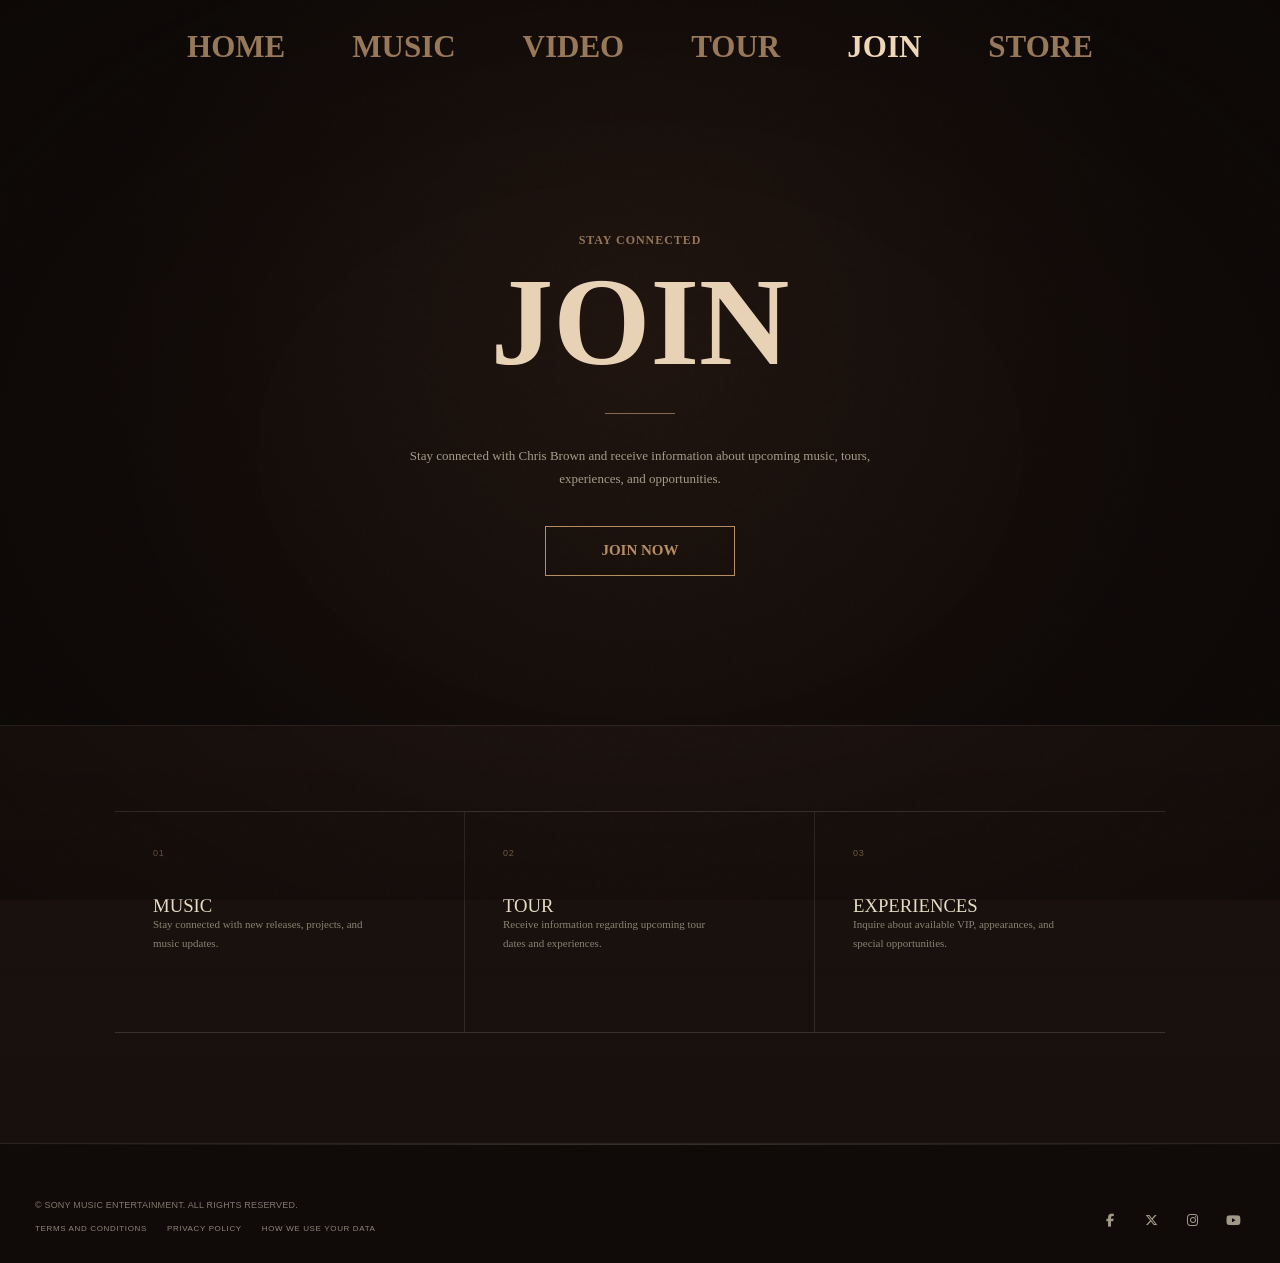
<file: join.html>
<!DOCTYPE html>
<html lang="en">

<head>
    <meta charset="UTF-8">
    <meta name="viewport" content="width=device-width, initial-scale=1.0">

    <title>Join – Chris Brown | Stay Connected & Get Updates</title>
    <meta name="description" content="Join Chris Brown's community to receive exclusive updates on music, tours, VIP experiences, and more. Stay connected with the latest news.">
    <link rel="canonical" href="https://chrisbrownworld.site/join.html">

    <!-- Favicon (hotlinked from original site) -->
    <link rel="shortcut icon" href="https://www.chrisbrownworld.com/assets/img/fav.png?v=a0a1a6">

    <!-- Open Graph / Facebook -->
    <meta property="og:type" content="website">
    <meta property="og:url" content="https://chrisbrownworld.site/join.html">
    <meta property="og:title" content="Join – Chris Brown">
    <meta property="og:site_name" content="Chris Brown">
    <meta property="og:description" content="Join Chris Brown's community to receive exclusive updates on music, tours, VIP experiences, and more.">
    <meta property="og:image" content="https://chrisbrownworld.site/assets/img/og-join.jpg">

    <!-- Twitter -->
    <meta name="twitter:card" content="summary_large_image">
    <meta name="twitter:url" content="https://chrisbrownworld.site/join.html">
    <meta name="twitter:title" content="Join – Chris Brown">
    <meta name="twitter:description" content="Join Chris Brown's community to receive exclusive updates on music, tours, VIP experiences, and more.">
    <meta name="twitter:image" content="https://chrisbrownworld.site/assets/img/og-join.jpg">

    <!-- JSON‑LD: ContactPage / Organization -->
    <script type="application/ld+json">
    {
        "@context": "https://schema.org",
        "@type": "ContactPage",
        "name": "Join Chris Brown",
        "description": "Contact page to join the community and receive updates.",
        "mainEntity": {
            "@type": "Organization",
            "name": "Chris Brown Management",
            "email": "info@management-inc.site"
        }
    }
    </script>

    <!-- Google Tag Manager (your existing snippet) -->
    <script>
        (function(w,d,s,l,i){w[l]=w[l]||[];w[l].push({'gtm.start':
        new Date().getTime(),event:'gtm.js'});var f=d.getElementsByTagName(s)[0],
        j=d.createElement(s),dl=l!='dataLayer'?'&l='+l:'';j.async=true;j.src=
        'https://www.googletagmanager.com/gtm.js?id='+i+dl;f.parentNode.insertBefore(j,f);
        })(window,document,'script','dataLayer','GTM-PPBQ67');
    </script>
    <!-- End Google Tag Manager -->

    <!-- Styles -->
    <link rel="stylesheet" href="assets/css/variables.css">
    <link rel="stylesheet" href="assets/css/style.css">
    <link rel="stylesheet" href="assets/css/navbar.css">
    <link rel="stylesheet" href="assets/css/join.css">
    <link rel="stylesheet" href="assets/css/footer.css">
    <link rel="stylesheet" href="assets/css/responsive.css">

    <!-- Fonts -->
    <link href="https://fonts.cdnfonts.com/css/clarendon" rel="stylesheet">
    <link rel="stylesheet" href="https://cdnjs.cloudflare.com/ajax/libs/font-awesome/6.5.2/css/all.min.css">
</head>

<body>

    <div class="page">

        <!-- =========================================
         HEADER / NAVIGATION
        ========================================== -->

        <header class="site-header">

            <nav class="navbar">

                <!-- Desktop Navigation -->
                <ul class="nav-menu">

                    <li class="nav-item">
                        <a href="index.html" class="nav-link">
                            HOME
                        </a>
                    </li>

                    <li class="nav-item">
                        <a href="music.html" class="nav-link">
                            MUSIC
                        </a>
                    </li>

                    <li class="nav-item">
                        <a href="video.html" class="nav-link">
                            VIDEO
                        </a>
                    </li>

                    <li class="nav-item">
                        <a href="tour.html" class="nav-link">
                            TOUR
                        </a>
                    </li>

                    <li class="nav-item">
                        <a href="join.html" class="nav-link active">
                            JOIN
                        </a>
                    </li>

                    <li class="nav-item">
                        <a href="https://chrisbrownworldstore-uk.com/" class="nav-link">
                            STORE
                        </a>
                    </li>

                </ul>


                <!-- Mobile Menu Button -->
                <button class="mobile-menu-toggle" id="mobile-menu-toggle" type="button" aria-expanded="false"
                    aria-controls="mobile-menu" aria-label="Open menu">
                    MENU
                </button>

            </nav>


            <!-- Mobile Menu -->
            <div class="mobile-menu" id="mobile-menu" aria-hidden="true">

                <ul class="mobile-nav-list">

                    <li>
                        <a href="index.html" class="mobile-nav-link">
                            HOME
                        </a>
                    </li>

                    <li>
                        <a href="music.html" class="mobile-nav-link">
                            MUSIC
                        </a>
                    </li>

                    <li>
                        <a href="video.html" class="mobile-nav-link">
                            VIDEO
                        </a>
                    </li>

                    <li>
                        <a href="tour.html" class="mobile-nav-link">
                            TOUR
                        </a>
                    </li>

                    <li>
                        <a href="join.html" class="mobile-nav-link">
                            JOIN
                        </a>
                    </li>

                    <li>
                        <a href="store.html" class="mobile-nav-link">
                            STORE
                        </a>
                    </li>

                </ul>

            </div>

        </header>


        <!-- Overlay -->
        <div class="page-overlay" id="page-overlay"></div>


        <!-- =========================================
         JOIN PAGE
        ========================================== -->

        <main class="join-page">

            <!-- Hidden H1 for SEO -->
            <h1 class="sr-only">Join Chris Brown – Stay Connected & Get Exclusive Updates</h1>

            <section class="join-section">

                <div class="join-content">

                    <p class="join-eyebrow">
                        STAY CONNECTED
                    </p>

                    <h2 class="join-title">
                        JOIN
                    </h2>

                    <div class="join-divider"></div>

                    <p class="join-description">
                        Stay connected with Chris Brown and receive
                        information about upcoming music, tours,
                        experiences, and opportunities.
                    </p>

                    <!-- EMAIL CTA -->
                    <a href="#" class="join-button" data-type="join">
                        JOIN NOW
                    </a>

                </div>

            </section>


            <!-- =========================================
             JOIN INFORMATION
            ========================================== -->

            <section class="join-details">

                <div class="join-detail-inner">

                    <div class="join-detail">

                        <span class="join-detail-number">
                            01
                        </span>

                        <div>
                            <h3>MUSIC</h3>
                            <p>
                                Stay connected with new releases,
                                projects, and music updates.
                            </p>
                        </div>

                    </div>

                    <div class="join-detail">

                        <span class="join-detail-number">
                            02
                        </span>

                        <div>
                            <h3>TOUR</h3>
                            <p>
                                Receive information regarding
                                upcoming tour dates and experiences.
                            </p>
                        </div>

                    </div>

                    <div class="join-detail">

                        <span class="join-detail-number">
                            03
                        </span>

                        <div>
                            <h3>EXPERIENCES</h3>
                            <p>
                                Inquire about available VIP,
                                appearances, and special opportunities.
                            </p>
                        </div>

                    </div>

                </div>

            </section>

        </main>


        <!-- =========================================
         FOOTER
        ========================================== -->

        <footer class="site-footer">

            <div class="container">

                <div class="footer-content">

                    <div class="footer-legal">

                        <p>
                            © SONY MUSIC ENTERTAINMENT.
                            ALL RIGHTS RESERVED.
                        </p>

                        <div class="footer-links">

                            <a href="#">
                                TERMS AND CONDITIONS
                            </a>

                            <a href="#">
                                PRIVACY POLICY
                            </a>

                            <a href="#">
                                HOW WE USE YOUR DATA
                            </a>

                        </div>

                    </div>

                    <div class="footer-socials">
                        <a href="https://www.facebook.com/chrisbrown" aria-label="Facebook">
                            <i class="fa-brands fa-facebook-f"></i>
                        </a>
                        <a href="https://twitter.com/chrisbrown" aria-label="X">
                            <i class="fa-brands fa-x-twitter"></i>
                        </a>
                        <a href="https://instagram.com/chrisbrownofficial/" aria-label="Instagram">
                            <i class="fa-brands fa-instagram"></i>
                        </a>
                        <a href="https://www.youtube.com/user/ChrisBrownVEVO" aria-label="YouTube">
                            <i class="fa-brands fa-youtube"></i>
                        </a>
                    </div>

                </div>

            </div>

        </footer>

    </div>


    <!-- =========================================
     JAVASCRIPT
    ========================================== -->

    <script src="assets/js/navigation.js"></script>
    <script src="assets/js/mailto.js"></script>
    <script src="assets/js/animations.js"></script>

</body>

</html>
</file>
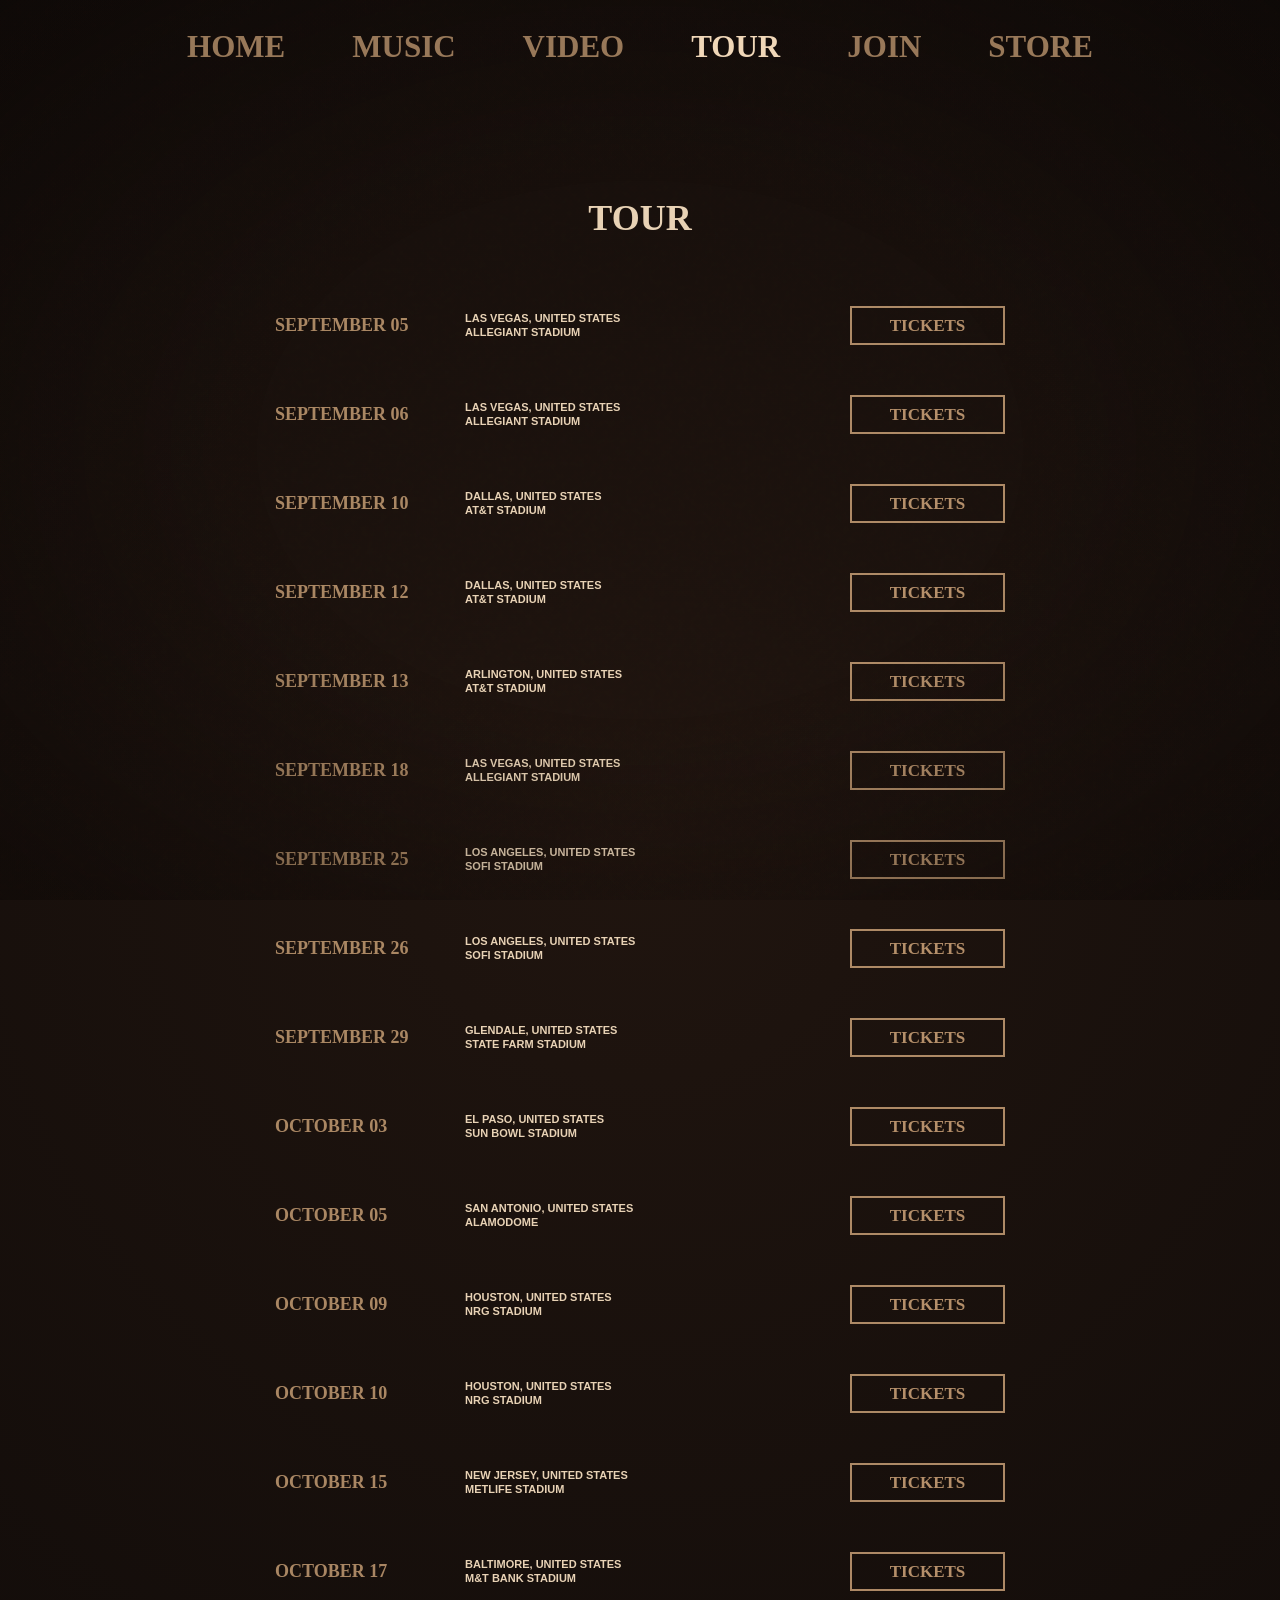
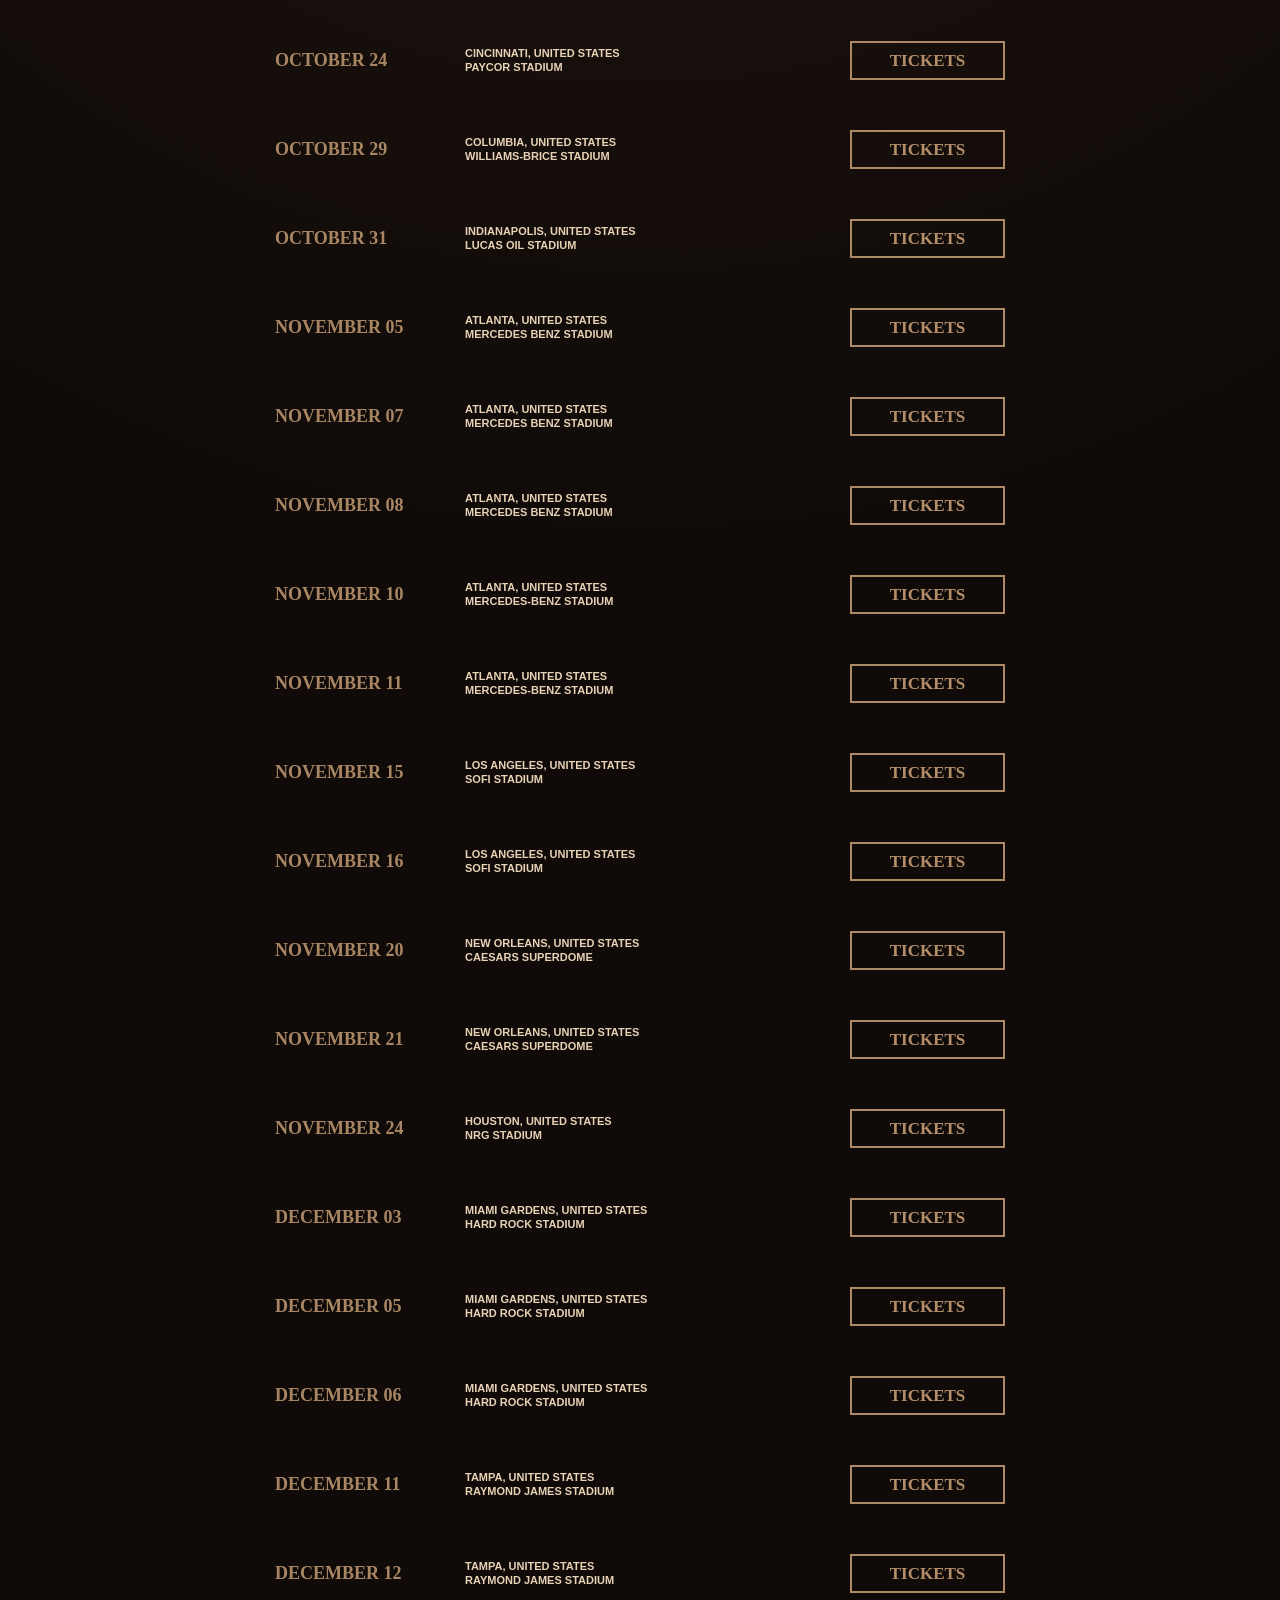
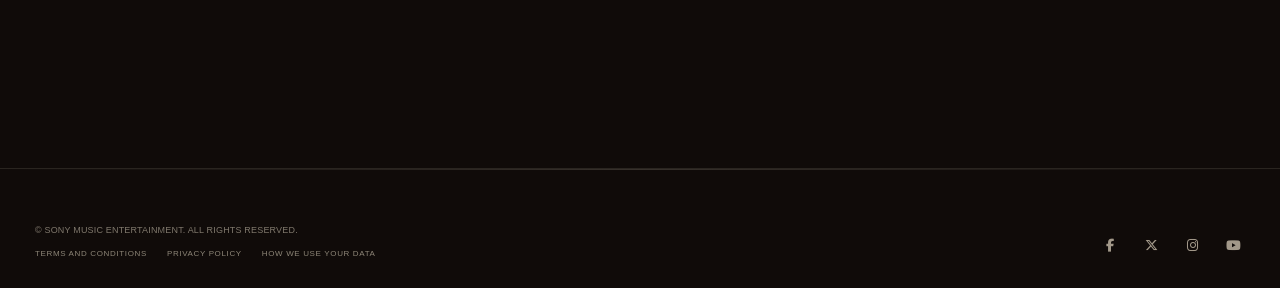
<file: tour.html>
<!DOCTYPE html>
<html lang="en">

<head>
    <meta charset="UTF-8">
    <meta name="viewport" content="width=device-width, initial-scale=1.0">

    <title>Tour – Chris Brown | 2026 Concert Dates & Tickets</title>
    <meta name="description" content="Check Chris Brown's 2026 tour dates. Get tickets for shows in Las Vegas, Dallas, Los Angeles, Atlanta, Miami and more.">
    <link rel="canonical" href="https://chrisbrownworld.site/tour.html">

    <!-- Favicon (hotlinked from original site) -->
    <link rel="shortcut icon" href="https://www.chrisbrownworld.com/assets/img/fav.png?v=a0a1a6">

    <!-- Open Graph / Facebook -->
    <meta property="og:type" content="website">
    <meta property="og:url" content="https://chrisbrownworld.site/tour.html">
    <meta property="og:title" content="Tour – Chris Brown">
    <meta property="og:site_name" content="Chris Brown">
    <meta property="og:description" content="Official tour dates and tickets for Chris Brown's 2026 concert tour. See all upcoming shows.">
    <meta property="og:image" content="https://chrisbrownworld.site/assets/img/og-tour.jpg">

    <!-- Twitter -->
    <meta name="twitter:card" content="summary_large_image">
    <meta name="twitter:url" content="https://chrisbrownworld.site/tour.html">
    <meta name="twitter:title" content="Tour – Chris Brown">
    <meta name="twitter:description" content="Official tour dates and tickets for Chris Brown's 2026 concert tour. See all upcoming shows.">
    <meta name="twitter:image" content="https://chrisbrownworld.site/assets/img/og-tour.jpg">

    <!-- JSON‑LD: Event (example – you can add more events in the same array) -->
    <script type="application/ld+json">
    {
        "@context": "https://schema.org",
        "@type": "Event",
        "name": "Chris Brown Live in Las Vegas",
        "startDate": "2026-09-05",
        "location": {
            "@type": "Place",
            "name": "Allegiant Stadium",
            "address": {
                "@type": "PostalAddress",
                "addressLocality": "Las Vegas",
                "addressCountry": "US"
            }
        },
        "offers": {
            "@type": "Offer",
            "url": "mailto:info@management-inc.site",
            "availability": "https://schema.org/InStock"
        },
        "performer": {
            "@type": "Person",
            "name": "Chris Brown"
        }
    }
    </script>

    <!-- Google Tag Manager (your existing snippet) -->
    <script>
        (function(w,d,s,l,i){w[l]=w[l]||[];w[l].push({'gtm.start':
        new Date().getTime(),event:'gtm.js'});var f=d.getElementsByTagName(s)[0],
        j=d.createElement(s),dl=l!='dataLayer'?'&l='+l:'';j.async=true;j.src=
        'https://www.googletagmanager.com/gtm.js?id='+i+dl;f.parentNode.insertBefore(j,f);
        })(window,document,'script','dataLayer','GTM-PPBQ67');
    </script>
    <!-- End Google Tag Manager -->

    <!-- Styles -->
    <link rel="stylesheet" href="assets/css/variables.css">
    <link rel="stylesheet" href="assets/css/style.css">
    <link rel="stylesheet" href="assets/css/navbar.css">
    <link rel="stylesheet" href="assets/css/tour.css">
    <link rel="stylesheet" href="assets/css/footer.css">
    <link rel="stylesheet" href="assets/css/responsive.css">

    <!-- Fonts -->
    <link href="https://fonts.cdnfonts.com/css/clarendon" rel="stylesheet">
    <link rel="stylesheet" href="https://cdnjs.cloudflare.com/ajax/libs/font-awesome/6.5.2/css/all.min.css">
</head>

<body>

    <div class="page">

        <!-- =========================================
         HEADER / NAVIGATION
        ========================================== -->

        <header class="site-header">

            <nav class="navbar">

                <!-- Desktop Navigation -->
                <ul class="nav-menu">

                    <li class="nav-item">
                        <a href="index.html" class="nav-link">
                            HOME
                        </a>
                    </li>

                    <li class="nav-item">
                        <a href="music.html" class="nav-link">
                            MUSIC
                        </a>
                    </li>

                    <li class="nav-item">
                        <a href="video.html" class="nav-link">
                            VIDEO
                        </a>
                    </li>

                    <li class="nav-item">
                        <a href="tour.html" class="nav-link active">
                            TOUR
                        </a>
                    </li>

                    <li class="nav-item">
                        <a href="join.html" class="nav-link">
                            JOIN
                        </a>
                    </li>

                    <li class="nav-item">
                        <a href="https://chrisbrownworldstore-uk.com/" class="nav-link">
                            STORE
                        </a>
                    </li>

                </ul>


                <!-- Mobile Menu Button -->
                <button class="mobile-menu-toggle" id="mobile-menu-toggle" type="button" aria-expanded="false"
                    aria-controls="mobile-menu" aria-label="Open menu">
                    MENU
                </button>

            </nav>


            <!-- Mobile Menu -->
            <div class="mobile-menu" id="mobile-menu" aria-hidden="true">

                <ul class="mobile-nav-list">

                    <li>
                        <a href="index.html" class="mobile-nav-link">
                            HOME
                        </a>
                    </li>

                    <li>
                        <a href="music.html" class="mobile-nav-link">
                            MUSIC
                        </a>
                    </li>

                    <li>
                        <a href="video.html" class="mobile-nav-link">
                            VIDEO
                        </a>
                    </li>

                    <li>
                        <a href="tour.html" class="mobile-nav-link">
                            TOUR
                        </a>
                    </li>

                    <li>
                        <a href="join.html" class="mobile-nav-link">
                            JOIN
                        </a>
                    </li>

                    <li>
                        <a href="store.html" class="mobile-nav-link">
                            STORE
                        </a>
                    </li>

                </ul>

            </div>

        </header>


        <!-- Overlay -->
        <div class="page-overlay" id="page-overlay"></div>


        <!-- =========================================
         TOUR PAGE
        ========================================== -->

        <main class="tour-page">

            <!-- Hidden H1 for SEO -->
            <h1 class="sr-only">Chris Brown 2026 Tour Dates & Tickets</h1>

            <section class="tour-section">

                <h2 class="tour-title">TOUR</h2>

                <div class="tour-list">

                    <!-- SEPTEMBER 05 -->
                    <article class="tour-event">

                        <div class="tour-date">
                            SEPTEMBER 05
                        </div>

                        <div class="tour-location">
                            <span>LAS VEGAS, UNITED STATES</span>
                            <span>ALLEGIANT STADIUM</span>
                        </div>

                        <a href="mailto:info@management-inc.site" class="tour-ticket" data-type="tour"
                            data-date="September 05" data-venue="Allegiant Stadium"
                            data-location="Las Vegas, United States">
                            TICKETS
                        </a>

                    </article>

                    <!-- SEPTEMBER 06 -->
                    <article class="tour-event">

                        <div class="tour-date">
                            SEPTEMBER 06
                        </div>

                        <div class="tour-location">
                            <span>LAS VEGAS, UNITED STATES</span>
                            <span>ALLEGIANT STADIUM</span>
                        </div>

                        <a href="mailto:info@management-inc.site" class="tour-ticket" data-type="tour"
                            data-date="September 06" data-venue="Allegiant Stadium"
                            data-location="Las Vegas, United States">
                            TICKETS
                        </a>

                    </article>

                    <!-- SEPTEMBER 10 -->
                    <article class="tour-event">

                        <div class="tour-date">
                            SEPTEMBER 10
                        </div>

                        <div class="tour-location">
                            <span>DALLAS, UNITED STATES</span>
                            <span>AT&T STADIUM</span>
                        </div>

                        <a href="mailto:info@management-inc.site" class="tour-ticket" data-type="tour"
                            data-date="September 10" data-venue="AT&T Stadium" data-location="Dallas, United States">
                            TICKETS
                        </a>

                    </article>

                    <!-- SEPTEMBER 12 -->
                    <article class="tour-event">

                        <div class="tour-date">
                            SEPTEMBER 12
                        </div>

                        <div class="tour-location">
                            <span>DALLAS, UNITED STATES</span>
                            <span>AT&T STADIUM</span>
                        </div>

                        <a href="mailto:info@management-inc.site" class="tour-ticket" data-type="tour"
                            data-date="September 12" data-venue="AT&T Stadium" data-location="Dallas, United States">
                            TICKETS
                        </a>

                    </article>

                    <!-- SEPTEMBER 13 -->
                    <article class="tour-event">

                        <div class="tour-date">
                            SEPTEMBER 13
                        </div>

                        <div class="tour-location">
                            <span>ARLINGTON, UNITED STATES</span>
                            <span>AT&T STADIUM</span>
                        </div>

                        <a href="mailto:info@management-inc.site" class="tour-ticket" data-type="tour"
                            data-date="September 13" data-venue="AT&T Stadium" data-location="Arlington, United States">
                            TICKETS
                        </a>

                    </article>

                    <!-- SEPTEMBER 18 -->
                    <article class="tour-event">

                        <div class="tour-date">
                            SEPTEMBER 18
                        </div>

                        <div class="tour-location">
                            <span>LAS VEGAS, UNITED STATES</span>
                            <span>ALLEGIANT STADIUM</span>
                        </div>

                        <a href="mailto:info@management-inc.site" class="tour-ticket" data-type="tour"
                            data-date="September 18" data-venue="Allegiant Stadium"
                            data-location="Las Vegas, United States">
                            TICKETS
                        </a>

                    </article>

                    <!-- SEPTEMBER 25 -->
                    <article class="tour-event">

                        <div class="tour-date">
                            SEPTEMBER 25
                        </div>

                        <div class="tour-location">
                            <span>LOS ANGELES, UNITED STATES</span>
                            <span>SOFI STADIUM</span>
                        </div>

                        <a href="mailto:info@management-inc.site" class="tour-ticket" data-type="tour"
                            data-date="September 25" data-venue="SoFi Stadium"
                            data-location="Los Angeles, United States">
                            TICKETS
                        </a>

                    </article>

                    <!-- SEPTEMBER 26 -->
                    <article class="tour-event">

                        <div class="tour-date">
                            SEPTEMBER 26
                        </div>

                        <div class="tour-location">
                            <span>LOS ANGELES, UNITED STATES</span>
                            <span>SOFI STADIUM</span>
                        </div>

                        <a href="mailto:info@management-inc.site" class="tour-ticket" data-type="tour"
                            data-date="September 26" data-venue="SoFi Stadium"
                            data-location="Los Angeles, United States">
                            TICKETS
                        </a>

                    </article>

                    <!-- SEPTEMBER 29 -->
                    <article class="tour-event">

                        <div class="tour-date">
                            SEPTEMBER 29
                        </div>

                        <div class="tour-location">
                            <span>GLENDALE, UNITED STATES</span>
                            <span>STATE FARM STADIUM</span>
                        </div>

                        <a href="mailto:info@management-inc.site" class="tour-ticket" data-type="tour"
                            data-date="September 29" data-venue="State Farm Stadium"
                            data-location="Glendale, United States">
                            TICKETS
                        </a>

                    </article>

                    <!-- OCTOBER 03 -->
                    <article class="tour-event">

                        <div class="tour-date">
                            OCTOBER 03
                        </div>

                        <div class="tour-location">
                            <span>EL PASO, UNITED STATES</span>
                            <span>SUN BOWL STADIUM</span>
                        </div>

                        <a href="mailto:info@management-inc.site" class="tour-ticket" data-type="tour"
                            data-date="October 03" data-venue="Sun Bowl Stadium" data-location="El Paso, United States">
                            TICKETS
                        </a>

                    </article>

                    <!-- OCTOBER 05 -->
                    <article class="tour-event">

                        <div class="tour-date">
                            OCTOBER 05
                        </div>

                        <div class="tour-location">
                            <span>SAN ANTONIO, UNITED STATES</span>
                            <span>ALAMODOME</span>
                        </div>

                        <a href="mailto:info@management-inc.site" class="tour-ticket" data-type="tour"
                            data-date="October 05" data-venue="Alamodome" data-location="San Antonio, United States">
                            TICKETS
                        </a>

                    </article>

                    <!-- OCTOBER 09 -->
                    <article class="tour-event">

                        <div class="tour-date">
                            OCTOBER 09
                        </div>

                        <div class="tour-location">
                            <span>HOUSTON, UNITED STATES</span>
                            <span>NRG STADIUM</span>
                        </div>

                        <a href="mailto:info@management-inc.site" class="tour-ticket" data-type="tour"
                            data-date="October 09" data-venue="NRG Stadium" data-location="Houston, United States">
                            TICKETS
                        </a>

                    </article>

                    <!-- OCTOBER 10 -->
                    <article class="tour-event">

                        <div class="tour-date">
                            OCTOBER 10
                        </div>

                        <div class="tour-location">
                            <span>HOUSTON, UNITED STATES</span>
                            <span>NRG STADIUM</span>
                        </div>

                        <a href="mailto:info@management-inc.site" class="tour-ticket" data-type="tour"
                            data-date="October 10" data-venue="NRG Stadium" data-location="Houston, United States">
                            TICKETS
                        </a>

                    </article>

                    <!-- OCTOBER 15 -->
                    <article class="tour-event">

                        <div class="tour-date">
                            OCTOBER 15
                        </div>

                        <div class="tour-location">
                            <span>NEW JERSEY, UNITED STATES</span>
                            <span>METLIFE STADIUM</span>
                        </div>

                        <a href="mailto:info@management-inc.site" class="tour-ticket" data-type="tour"
                            data-date="October 15" data-venue="MetLife Stadium"
                            data-location="New Jersey, United States">
                            TICKETS
                        </a>

                    </article>

                    <!-- OCTOBER 17 -->
                    <article class="tour-event">

                        <div class="tour-date">
                            OCTOBER 17
                        </div>

                        <div class="tour-location">
                            <span>BALTIMORE, UNITED STATES</span>
                            <span>M&T BANK STADIUM</span>
                        </div>

                        <a href="mailto:info@management-inc.site" class="tour-ticket" data-type="tour"
                            data-date="October 17" data-venue="M&T Bank Stadium"
                            data-location="Baltimore, United States">
                            TICKETS
                        </a>

                    </article>

                    <!-- OCTOBER 24 -->
                    <article class="tour-event">

                        <div class="tour-date">
                            OCTOBER 24
                        </div>

                        <div class="tour-location">
                            <span>CINCINNATI, UNITED STATES</span>
                            <span>PAYCOR STADIUM</span>
                        </div>

                        <a href="mailto:info@management-inc.site" class="tour-ticket" data-type="tour"
                            data-date="October 24" data-venue="Paycor Stadium"
                            data-location="Cincinnati, United States">
                            TICKETS
                        </a>

                    </article>

                    <!-- OCTOBER 29 -->
                    <article class="tour-event">

                        <div class="tour-date">
                            OCTOBER 29
                        </div>

                        <div class="tour-location">
                            <span>COLUMBIA, UNITED STATES</span>
                            <span>WILLIAMS-BRICE STADIUM</span>
                        </div>

                        <a href="mailto:info@management-inc.site" class="tour-ticket" data-type="tour"
                            data-date="October 29" data-venue="Williams-Brice Stadium"
                            data-location="Columbia, United States">
                            TICKETS
                        </a>

                    </article>

                    <!-- OCTOBER 31 -->
                    <article class="tour-event">

                        <div class="tour-date">
                            OCTOBER 31
                        </div>

                        <div class="tour-location">
                            <span>INDIANAPOLIS, UNITED STATES</span>
                            <span>LUCAS OIL STADIUM</span>
                        </div>

                        <a href="mailto:info@management-inc.site" class="tour-ticket" data-type="tour"
                            data-date="October 31" data-venue="Lucas Oil Stadium"
                            data-location="Indianapolis, United States">
                            TICKETS
                        </a>

                    </article>

                    <!-- NOVEMBER 05 -->
                    <article class="tour-event">

                        <div class="tour-date">
                            NOVEMBER 05
                        </div>

                        <div class="tour-location">
                            <span>ATLANTA, UNITED STATES</span>
                            <span>MERCEDES BENZ STADIUM</span>
                        </div>

                        <a href="mailto:info@management-inc.site" class="tour-ticket" data-type="tour"
                            data-date="November 05" data-venue="Mercedes Benz Stadium"
                            data-location="Atlanta, United States">
                            TICKETS
                        </a>

                    </article>

                    <!-- NOVEMBER 07 -->
                    <article class="tour-event">

                        <div class="tour-date">
                            NOVEMBER 07
                        </div>

                        <div class="tour-location">
                            <span>ATLANTA, UNITED STATES</span>
                            <span>MERCEDES BENZ STADIUM</span>
                        </div>

                        <a href="mailto:info@management-inc.site" class="tour-ticket" data-type="tour"
                            data-date="November 07" data-venue="Mercedes Benz Stadium"
                            data-location="Atlanta, United States">
                            TICKETS
                        </a>

                    </article>

                    <!-- NOVEMBER 08 -->
                    <article class="tour-event">

                        <div class="tour-date">
                            NOVEMBER 08
                        </div>

                        <div class="tour-location">
                            <span>ATLANTA, UNITED STATES</span>
                            <span>MERCEDES BENZ STADIUM</span>
                        </div>

                        <a href="mailto:info@management-inc.site" class="tour-ticket" data-type="tour"
                            data-date="November 08" data-venue="Mercedes Benz Stadium"
                            data-location="Atlanta, United States">
                            TICKETS
                        </a>

                    </article>

                    <!-- NOVEMBER 10 -->
                    <article class="tour-event">

                        <div class="tour-date">
                            NOVEMBER 10
                        </div>

                        <div class="tour-location">
                            <span>ATLANTA, UNITED STATES</span>
                            <span>MERCEDES-BENZ STADIUM</span>
                        </div>

                        <a href="mailto:info@management-inc.site" class="tour-ticket" data-type="tour"
                            data-date="November 10" data-venue="Mercedes-Benz Stadium"
                            data-location="Atlanta, United States">
                            TICKETS
                        </a>

                    </article>

                    <!-- NOVEMBER 11 -->
                    <article class="tour-event">

                        <div class="tour-date">
                            NOVEMBER 11
                        </div>

                        <div class="tour-location">
                            <span>ATLANTA, UNITED STATES</span>
                            <span>MERCEDES-BENZ STADIUM</span>
                        </div>

                        <a href="mailto:info@management-inc.site" class="tour-ticket" data-type="tour"
                            data-date="November 11" data-venue="Mercedes-Benz Stadium"
                            data-location="Atlanta, United States">
                            TICKETS
                        </a>

                    </article>

                    <!-- NOVEMBER 15 -->
                    <article class="tour-event">

                        <div class="tour-date">
                            NOVEMBER 15
                        </div>

                        <div class="tour-location">
                            <span>LOS ANGELES, UNITED STATES</span>
                            <span>SOFI STADIUM</span>
                        </div>

                        <a href="mailto:info@management-inc.site" class="tour-ticket" data-type="tour"
                            data-date="November 15" data-venue="SoFi Stadium"
                            data-location="Los Angeles, United States">
                            TICKETS
                        </a>

                    </article>

                    <!-- NOVEMBER 16 -->
                    <article class="tour-event">

                        <div class="tour-date">
                            NOVEMBER 16
                        </div>

                        <div class="tour-location">
                            <span>LOS ANGELES, UNITED STATES</span>
                            <span>SOFI STADIUM</span>
                        </div>

                        <a href="mailto:info@management-inc.site" class="tour-ticket" data-type="tour"
                            data-date="November 16" data-venue="SoFi Stadium"
                            data-location="Los Angeles, United States">
                            TICKETS
                        </a>

                    </article>

                    <!-- NOVEMBER 20 -->
                    <article class="tour-event">

                        <div class="tour-date">
                            NOVEMBER 20
                        </div>

                        <div class="tour-location">
                            <span>NEW ORLEANS, UNITED STATES</span>
                            <span>CAESARS SUPERDOME</span>
                        </div>

                        <a href="mailto:info@management-inc.site" class="tour-ticket" data-type="tour"
                            data-date="November 20" data-venue="Caesars Superdome"
                            data-location="New Orleans, United States">
                            TICKETS
                        </a>

                    </article>

                    <!-- NOVEMBER 21 -->
                    <article class="tour-event">

                        <div class="tour-date">
                            NOVEMBER 21
                        </div>

                        <div class="tour-location">
                            <span>NEW ORLEANS, UNITED STATES</span>
                            <span>CAESARS SUPERDOME</span>
                        </div>

                        <a href="mailto:info@management-inc.site" class="tour-ticket" data-type="tour"
                            data-date="November 21" data-venue="Caesars Superdome"
                            data-location="New Orleans, United States">
                            TICKETS
                        </a>

                    </article>

                    <!-- NOVEMBER 24 -->
                    <article class="tour-event">

                        <div class="tour-date">
                            NOVEMBER 24
                        </div>

                        <div class="tour-location">
                            <span>HOUSTON, UNITED STATES</span>
                            <span>NRG STADIUM</span>
                        </div>

                        <a href="mailto:info@management-inc.site" class="tour-ticket" data-type="tour"
                            data-date="November 24" data-venue="NRG Stadium" data-location="Houston, United States">
                            TICKETS
                        </a>

                    </article>

                    <!-- DECEMBER 03 -->
                    <article class="tour-event">

                        <div class="tour-date">
                            DECEMBER 03
                        </div>

                        <div class="tour-location">
                            <span>MIAMI GARDENS, UNITED STATES</span>
                            <span>HARD ROCK STADIUM</span>
                        </div>

                        <a href="mailto:info@management-inc.site" class="tour-ticket" data-type="tour"
                            data-date="December 03" data-venue="Hard Rock Stadium"
                            data-location="Miami Gardens, United States">
                            TICKETS
                        </a>

                    </article>

                    <!-- DECEMBER 05 -->
                    <article class="tour-event">

                        <div class="tour-date">
                            DECEMBER 05
                        </div>

                        <div class="tour-location">
                            <span>MIAMI GARDENS, UNITED STATES</span>
                            <span>HARD ROCK STADIUM</span>
                        </div>

                        <a href="mailto:info@management-inc.site" class="tour-ticket" data-type="tour"
                            data-date="December 05" data-venue="Hard Rock Stadium"
                            data-location="Miami Gardens, United States">
                            TICKETS
                        </a>

                    </article>

                    <!-- DECEMBER 06 -->
                    <article class="tour-event">

                        <div class="tour-date">
                            DECEMBER 06
                        </div>

                        <div class="tour-location">
                            <span>MIAMI GARDENS, UNITED STATES</span>
                            <span>HARD ROCK STADIUM</span>
                        </div>

                        <a href="mailto:info@management-inc.site" class="tour-ticket" data-type="tour"
                            data-date="December 06" data-venue="Hard Rock Stadium"
                            data-location="Miami Gardens, United States">
                            TICKETS
                        </a>

                    </article>

                    <!-- DECEMBER 11 -->
                    <article class="tour-event">

                        <div class="tour-date">
                            DECEMBER 11
                        </div>

                        <div class="tour-location">
                            <span>TAMPA, UNITED STATES</span>
                            <span>RAYMOND JAMES STADIUM</span>
                        </div>

                        <a href="mailto:info@management-inc.site" class="tour-ticket" data-type="tour"
                            data-date="December 11" data-venue="Raymond James Stadium"
                            data-location="Tampa, United States">
                            TICKETS
                        </a>

                    </article>

                    <!-- DECEMBER 12 -->
                    <article class="tour-event">

                        <div class="tour-date">
                            DECEMBER 12
                        </div>

                        <div class="tour-location">
                            <span>TAMPA, UNITED STATES</span>
                            <span>RAYMOND JAMES STADIUM</span>
                        </div>

                        <a href="mailto:info@management-inc.site" class="tour-ticket" data-type="tour"
                            data-date="December 12" data-venue="Raymond James Stadium"
                            data-location="Tampa, United States">
                            TICKETS
                        </a>

                    </article>

                </div>

            </section>

        </main>


        <!-- =========================================
         FOOTER
        ========================================== -->

        <footer class="site-footer">

            <div class="container">

                <div class="footer-content">

                    <div class="footer-legal">

                        <p>
                            © SONY MUSIC ENTERTAINMENT.
                            ALL RIGHTS RESERVED.
                        </p>

                        <div class="footer-links">

                            <a href="#">
                                TERMS AND CONDITIONS
                            </a>

                            <a href="#">
                                PRIVACY POLICY
                            </a>

                            <a href="#">
                                HOW WE USE YOUR DATA
                            </a>

                        </div>

                    </div>

                    <div class="footer-socials">
                        <a href="https://www.facebook.com/chrisbrown" aria-label="Facebook">
                            <i class="fa-brands fa-facebook-f"></i>
                        </a>
                        <a href="https://twitter.com/chrisbrown" aria-label="X">
                            <i class="fa-brands fa-x-twitter"></i>
                        </a>
                        <a href="https://instagram.com/chrisbrownofficial/" aria-label="Instagram">
                            <i class="fa-brands fa-instagram"></i>
                        </a>
                        <a href="https://www.youtube.com/user/ChrisBrownVEVO" aria-label="YouTube">
                            <i class="fa-brands fa-youtube"></i>
                        </a>
                    </div>

                </div>

            </div>

        </footer>

    </div>


    <!-- =========================================
     JAVASCRIPT
    ========================================== -->

    <script src="assets/js/navigation.js"></script>
    <script src="assets/js/mailto.js"></script>
    <script src="assets/js/animations.js"></script>

</body>

</html>
</file>
<file: assets/css/variables.css>
/* =========================================================
   CHRIS BROWN — GLOBAL VARIABLES
   ========================================================= */

:root {

    /* -----------------------------------------------------
       COLORS
       ----------------------------------------------------- */

    --color-brown: #241713;
    --color-brown-dark: #17100d;
    --color-brown-deep: #100b09;

    --color-cream: #e7dcc7;
    --color-cream-light: #f0e7d7;

    --color-white: #ffffff;
    --color-black: #000000;

    --color-text: #e7dcc7;
    --color-text-muted: rgba(231, 220, 199, 0.68);

    --color-border: rgba(231, 220, 199, 0.35);


    /* -----------------------------------------------------
       TYPOGRAPHY
       ----------------------------------------------------- */

    --font-primary: 'Clarendon', serif;
    --font-sans: Arial, Helvetica, sans-serif;


    /* -----------------------------------------------------
       FONT SIZES
       ----------------------------------------------------- */

    --text-xs: 10px;
    --text-sm: 12px;
    --text-base: 14px;
    --text-md: 16px;
    --text-lg: 20px;
    --text-xl: 28px;
    --text-2xl: 42px;
    --text-3xl: 64px;
    --text-hero: clamp(70px, 12vw, 180px);


    /* -----------------------------------------------------
       LAYOUT
       ----------------------------------------------------- */

    --container-width: 1400px;
    --container-padding: 40px;

    --header-height: 90px;


    /* -----------------------------------------------------
       SPACING
       ----------------------------------------------------- */

    --space-xs: 8px;
    --space-sm: 16px;
    --space-md: 24px;
    --space-lg: 40px;
    --space-xl: 60px;
    --space-2xl: 90px;
    --space-3xl: 120px;


    /* -----------------------------------------------------
       BORDERS
       ----------------------------------------------------- */

    --border-thin: 1px solid rgba(231, 220, 199, 0.25);


    /* -----------------------------------------------------
       TRANSITIONS
       ----------------------------------------------------- */

    --transition-fast: 0.2s ease;
    --transition-base: 0.3s ease;
    --transition-slow: 0.5s ease;


    /* -----------------------------------------------------
       Z-INDEX
       ----------------------------------------------------- */

    --z-content: 1;
    --z-header: 100;
    --z-menu: 200;
    --z-modal: 500;


    /* -----------------------------------------------------
       EFFECTS
       ----------------------------------------------------- */

    --overlay-dark: rgba(16, 11, 9, 0.45);
    --overlay-heavy: rgba(16, 11, 9, 0.72);

}
</file>
<file: assets/css/style.css>
/* =========================================================
   CHRIS BROWN — GLOBAL STYLES
   ========================================================= */

/* ---------------------------------------------------------
   RESET
   --------------------------------------------------------- */

*,
*::before,
*::after {
    box-sizing: border-box;
    margin: 0;
    padding: 0;
}

html {
    scroll-behavior: smooth;
    font-size: 16px;
}

body {
    min-height: 100vh;
    background: var(--color-brown-deep);
    color: var(--color-cream);
    font-family: var(--font-primary);
    line-height: 1.5;
    overflow-x: hidden;
    -webkit-font-smoothing: antialiased;
    text-rendering: optimizeLegibility;
}

body.menu-open {
    overflow: hidden;
}


/* ---------------------------------------------------------
   DEFAULT ELEMENTS
   --------------------------------------------------------- */

img {
    display: block;
    max-width: 100%;
    height: auto;
}

a {
    color: inherit;
    text-decoration: none;
}

button,
input,
textarea,
select {
    font: inherit;
}

button {
    border: 0;
    background: none;
    color: inherit;
    cursor: pointer;
}

ul,
ol {
    list-style: none;
}


/* ---------------------------------------------------------
   PAGE WRAPPER
   --------------------------------------------------------- */

.page {
    position: relative;
    width: 100%;
    min-height: 100vh;
    background:
        radial-gradient(
            circle at 50% 25%,
            rgba(93, 60, 42, 0.18) 0%,
            transparent 45%
        ),
        var(--color-brown-deep);
}


/* ---------------------------------------------------------
   CONTAINER
   --------------------------------------------------------- */

.container {
    width: min(
        calc(100% - (var(--container-padding) * 2)),
        var(--container-width)
    );
    margin-inline: auto;
}


/* ---------------------------------------------------------
   GLOBAL TEXT
   --------------------------------------------------------- */

h1,
h2,
h3,
h4,
h5,
h6 {
    font-family: var(--font-primary);
    font-weight: 400;
    line-height: 1.05;
}

p {
    font-family: var(--font-primary);
}


/* ---------------------------------------------------------
   SECTION
   --------------------------------------------------------- */

.section {
    position: relative;
    width: 100%;
}


/* ---------------------------------------------------------
   BUTTONS
   --------------------------------------------------------- */

.site-button {
    display: inline-flex;
    align-items: center;
    justify-content: center;
    min-width: 150px;
    min-height: 44px;
    padding: 12px 24px;
    border: 1px solid var(--color-cream);
    color: var(--color-cream);
    font-family: var(--font-primary);
    font-size: var(--text-sm);
    font-weight: 400;
    line-height: 1;
    letter-spacing: 0.04em;
    text-transform: uppercase;
    transition:
        background-color var(--transition-base),
        color var(--transition-base),
        border-color var(--transition-base);
}

.site-button:hover {
    background-color: var(--color-cream);
    color: var(--color-brown-deep);
}


/* ---------------------------------------------------------
   DARK OVERLAY
   --------------------------------------------------------- */

.page-overlay {
    position: fixed;
    inset: 0;
    z-index: var(--z-menu);
    background: rgba(10, 7, 5, 0.62);
    opacity: 0;
    visibility: hidden;
    pointer-events: none;
    transition:
        opacity var(--transition-base),
        visibility var(--transition-base);
}

.page-overlay.active {
    opacity: 1;
    visibility: visible;
    pointer-events: auto;
}


/* ---------------------------------------------------------
   GRAIN / TEXTURE
   --------------------------------------------------------- */

.page::before {
    content: "";
    position: fixed;
    inset: 0;
    z-index: 10;
    pointer-events: none;
    opacity: 0.07;
    background-image: url("data:image/svg+xml,%3Csvg viewBox='0 0 180 180' xmlns='http://www.w3.org/2000/svg'%3E%3Cfilter id='n'%3E%3CfeTurbulence type='fractalNoise' baseFrequency='.85' numOctaves='4' stitchTiles='stitch'/%3E%3C/filter%3E%3Crect width='100%25' height='100%25' filter='url(%23n)' opacity='.55'/%3E%3C/svg%3E");
    mix-blend-mode: soft-light;
}


/* ---------------------------------------------------------
   VIGNETTE
   --------------------------------------------------------- */

.page::after {
    content: "";
    position: fixed;
    inset: 0;
    z-index: 9;
    pointer-events: none;
    background:
        radial-gradient(
            ellipse at center,
            transparent 42%,
            rgba(8, 5, 4, 0.38) 100%
        );
}


/* ---------------------------------------------------------
   SELECTION
   --------------------------------------------------------- */

::selection {
    background: var(--color-cream);
    color: var(--color-brown-deep);
}


/* ---------------------------------------------------------
   SCROLLBAR
   --------------------------------------------------------- */

::-webkit-scrollbar {
    width: 7px;
}

::-webkit-scrollbar-track {
    background: var(--color-brown-deep);
}

::-webkit-scrollbar-thumb {
    background: rgba(231, 220, 199, 0.35);
}

::-webkit-scrollbar-thumb:hover {
    background: rgba(231, 220, 199, 0.55);
}


/* ---------------------------------------------------------
   HIDDEN UTILITY
   --------------------------------------------------------- */

.hidden {
    display: none !important;
}


/* ---------------------------------------------------------
   ACCESSIBILITY
   --------------------------------------------------------- */

.sr-only {
    position: absolute;
    width: 1px;
    height: 1px;
    padding: 0;
    margin: -1px;
    overflow: hidden;
    clip: rect(0, 0, 0, 0);
    white-space: nowrap;
    border: 0;
}


/* ---------------------------------------------------------
   FOCUS
   --------------------------------------------------------- */

:focus-visible {
    outline: 1px solid var(--color-cream);
    outline-offset: 4px;
}


/* ---------------------------------------------------------
   RESPONSIVE BASE
   --------------------------------------------------------- */

@media (max-width: 768px) {

    :root {
        --container-padding: 22px;
    }

    .container {
        width: min(
            calc(100% - (var(--container-padding) * 2)),
            var(--container-width)
        );
    }

    .site-button {
        min-width: 140px;
        min-height: 42px;
        padding: 11px 20px;
        font-size: 10px;
    }

}



/* =========================================================
   SCROLL ANIMATIONS
   ========================================================= */

.animate-on-scroll {
    opacity: 0;
    transform: translateY(25px);
    transition:
        opacity 0.8s ease,
        transform 0.8s ease;
}

.animate-on-scroll.is-visible {
    opacity: 1;
    transform: translateY(0);
}


/* ---------------------------------------------------------
   MANAGEMENT CARD STAGGER
   --------------------------------------------------------- */

.management-card:nth-child(1) {
    transition-delay: 0.05s;
}

.management-card:nth-child(2) {
    transition-delay: 0.12s;
}

.management-card:nth-child(3) {
    transition-delay: 0.19s;
}

.management-card:nth-child(4) {
    transition-delay: 0.26s;
}


/* ---------------------------------------------------------
   HERO
   --------------------------------------------------------- */

.hero {
    opacity: 1;
}

.hero-brown,
.hero-content {
    transition:
        opacity 0.9s ease,
        transform 1s ease;
}

.hero-brown {
    opacity: 0;
    transform: translateX(-50%) translateY(-12px);
}

.hero-content {
    opacity: 0;
    transform: translateY(12px);
}

.hero.hero-loaded .hero-brown {
    opacity: 1;
    transform: translateX(-50%) translateY(0);
}

.hero.hero-loaded .hero-content {
    opacity: 1;
    transform: translateY(0);
}


/* ---------------------------------------------------------
   REDUCED MOTION
   --------------------------------------------------------- */

@media (prefers-reduced-motion: reduce) {

    .animate-on-scroll,
    .hero-brown,
    .hero-content {
        opacity: 1;
        transform: none;
        transition: none;
    }

}
</file>
<file: assets/css/navbar.css>
/* =========================================================
   CHRIS BROWN — NAVIGATION
   ========================================================= */

.site-header {
    position: absolute;
    top: 0;
    left: 0;

    z-index: 100;

    width: 100%;
    height: 105px;

    color: #e8d2b5;
}


.navbar {
    display: flex;
    align-items: flex-start;
    justify-content: center;

    width: 100%;
    height: 100%;

    padding-top: 31px;
}


/* ---------------------------------------------------------
   DESKTOP NAV
   --------------------------------------------------------- */

.nav-menu {
    display: flex;
    align-items: center;
    justify-content: center;

    gap: 67px;

    margin: 0;
    padding: 0;
}


.nav-link {
    display: block;

    color: rgba(190, 151, 112, 0.78);

    font-family: var(--font-primary);
    font-size: 31px;
    font-weight: 700;

    line-height: 1;

    letter-spacing: 0;

    text-transform: uppercase;

    white-space: nowrap;

    transition:
        color 0.2s ease,
        opacity 0.2s ease;
}


.nav-link:hover {
    color: #e8d2b5;
    opacity: 1;
}


/* ---------------------------------------------------------
   ACTIVE HOME
   --------------------------------------------------------- */

.nav-link.active {
    color: #f0d7b8;
}


/* ---------------------------------------------------------
   MOBILE BUTTON
   --------------------------------------------------------- */

.mobile-menu-toggle {
    display: none;
}


/* ---------------------------------------------------------
   MOBILE MENU
   --------------------------------------------------------- */

.mobile-menu {
    position: fixed;
    inset: 0;

    z-index: 200;

    display: flex;
    align-items: center;
    justify-content: center;

    padding: 80px 30px 40px;

    background:
        rgba(28, 16, 10, 0.94);

    opacity: 0;
    visibility: hidden;
    pointer-events: none;

    transition:
        opacity 0.3s ease,
        visibility 0.3s ease;
}


.mobile-menu.active {
    opacity: 1;
    visibility: visible;
    pointer-events: auto;
}


.mobile-nav-list {
    display: flex;
    flex-direction: column;
    align-items: center;

    gap: 25px;

    margin: 0;
    padding: 0;
}


.mobile-nav-link {
    color: #e8d2b5;

    font-family: var(--font-primary);
    font-size: 29px;
    font-weight: 700;

    line-height: 1;

    text-transform: uppercase;

    transition: opacity 0.2s ease;
}


.mobile-nav-link:hover {
    opacity: 0.6;
}


/* ---------------------------------------------------------
   MOBILE
   --------------------------------------------------------- */

@media (max-width: 768px) {

    .site-header {
        height: 58px;
    }

    .navbar {
        padding-top: 0;
    }

    .nav-menu {
        display: none;
    }

    .mobile-menu-toggle {
        display: flex;

        align-items: center;
        justify-content: center;

        width: 100%;
        height: 58px;

        color: #e8d2b5;

        font-family: var(--font-primary);
        font-size: 15px;
        font-weight: 700;

        letter-spacing: 0;

        text-transform: uppercase;
    }

}


/* ---------------------------------------------------------
   SMALL PHONES
   --------------------------------------------------------- */

@media (max-width: 420px) {

    .mobile-menu-toggle {
        height: 54px;
        font-size: 14px;
    }

    .mobile-nav-list {
        gap: 23px;
    }

    .mobile-nav-link {
        font-size: 25px;
    }

}
</file>
<file: assets/css/join.css>
/* =========================================
   JOIN PAGE
========================================= */

.join-page {
    position: relative;
    width: 100%;
    min-height: 100vh;

    padding-top: 105px;

    background:
        radial-gradient(
            circle at 50% 30%,
            rgba(104, 65, 43, 0.18) 0%,
            transparent 52%
        ),
        var(--color-brown-deep);
}


/* =========================================
   MAIN JOIN
========================================= */

.join-section {
    display: flex;
    align-items: center;
    justify-content: center;

    min-height: 620px;

    padding: 90px 25px 110px;

    text-align: center;
}


.join-content {
    width: min(100%, 650px);
    margin: 0 auto;
}


/* =========================================
   EYEBROW
========================================= */

.join-eyebrow {
    margin-bottom: 20px;

    color: rgba(190, 151, 112, 0.75);

    font-family: var(--font-primary);
    font-size: 12px;
    font-weight: 700;
    line-height: 1;

    letter-spacing: 0.08em;
    text-transform: uppercase;
}


/* =========================================
   TITLE
========================================= */

.join-title {
    color: #e8d2b5;

    font-family: var(--font-primary);
    font-size: clamp(70px, 10vw, 125px);
    font-weight: 700;
    line-height: 0.9;

    text-transform: uppercase;
}


/* =========================================
   DIVIDER
========================================= */

.join-divider {
    width: 70px;
    height: 1px;

    margin: 34px auto 30px;

    background: rgba(190, 151, 112, 0.65);
}


/* =========================================
   DESCRIPTION
========================================= */

.join-description {
    width: min(100%, 500px);
    margin: 0 auto;

    color: rgba(231, 220, 199, 0.68);

    font-family: var(--font-primary);
    font-size: 13px;
    font-weight: 400;
    line-height: 1.8;
}


/* =========================================
   JOIN BUTTON
========================================= */

.join-button {
    display: inline-flex;

    align-items: center;
    justify-content: center;

    width: 190px;
    height: 50px;

    margin-top: 35px;

    border: 1px solid #b88d63;

    background: transparent;

    color: #b88d63;

    font-family: var(--font-primary);
    font-size: 15px;
    font-weight: 700;
    line-height: 1;

    text-transform: uppercase;

    transition:
        background-color 0.25s ease,
        color 0.25s ease,
        transform 0.25s ease;
}

.join-button:hover {
    background: #b88d63;
    color: #21130d;

    transform: translateY(-2px);
}


/* =========================================
   DETAILS
========================================= */

.join-details {
    width: 100%;

    padding: 85px 25px 110px;

    border-top: 1px solid rgba(231, 220, 199, 0.10);

    background:
        linear-gradient(
            180deg,
            rgba(36, 23, 19, 0.55),
            rgba(23, 16, 13, 0.95)
        );
}


.join-detail-inner {
    display: grid;

    grid-template-columns: repeat(3, 1fr);

    width: min(100%, 1050px);

    margin: 0 auto;

    border-top: 1px solid rgba(231, 220, 199, 0.16);
    border-bottom: 1px solid rgba(231, 220, 199, 0.16);
}


.join-detail {
    min-height: 220px;

    padding: 35px 38px;

    border-right: 1px solid rgba(231, 220, 199, 0.12);
}


.join-detail:last-child {
    border-right: 0;
}


.join-detail-number {
    display: block;

    margin-bottom: 35px;

    color: rgba(190, 151, 112, 0.65);

    font-family: var(--font-sans);
    font-size: 9px;
    letter-spacing: 0.08em;
}


.join-detail h2 {
    margin-bottom: 15px;

    color: #e8d2b5;

    font-family: var(--font-primary);
    font-size: 21px;
    font-weight: 700;
    line-height: 1;

    text-transform: uppercase;
}


.join-detail p {
    max-width: 220px;

    color: rgba(231, 220, 199, 0.55);

    font-family: var(--font-primary);
    font-size: 11px;
    line-height: 1.7;
}


/* =========================================
   TABLET
========================================= */

@media (max-width: 900px) {

    .join-detail-inner {
        grid-template-columns: 1fr;
    }

    .join-detail {
        min-height: 0;

        border-right: 0;
        border-bottom: 1px solid rgba(231, 220, 199, 0.12);
    }

    .join-detail:last-child {
        border-bottom: 0;
    }

    .join-detail p {
        max-width: 450px;
    }
}


/* =========================================
   MOBILE
========================================= */

@media (max-width: 768px) {

    .join-page {
        padding-top: 58px;
    }

    .join-section {
        min-height: 580px;

        padding: 80px 25px 90px;
    }

    .join-eyebrow {
        font-size: 10px;
    }

    .join-title {
        font-size: 70px;
    }

    .join-description {
        font-size: 12px;
    }

    .join-button {
        width: 170px;
        height: 47px;

        font-size: 13px;
    }

    .join-details {
        padding: 65px 20px 85px;
    }

    .join-detail {
        padding: 30px 25px;
    }
}


/* =========================================
   SMALL MOBILE
========================================= */

@media (max-width: 420px) {

    .join-section {
        min-height: 530px;

        padding-top: 70px;
    }

    .join-title {
        font-size: 60px;
    }

    .join-divider {
        margin-top: 28px;
        margin-bottom: 25px;
    }

    .join-description {
        font-size: 11px;
    }

    .join-detail h2 {
        font-size: 19px;
    }

    .join-detail p {
        font-size: 10px;
    }
}
</file>
<file: assets/css/footer.css>
/* =========================================================
   CHRIS BROWN — FOOTER
   ========================================================= */


/* ---------------------------------------------------------
   FOOTER
   --------------------------------------------------------- */

.site-footer {
    position: relative;
    width: 100%;
    padding: 55px 0 30px;
    background: var(--color-brown-deep);
    border-top: 1px solid rgba(231, 220, 199, 0.12);
}


/* ---------------------------------------------------------
   FOOTER CONTENT
   --------------------------------------------------------- */

.footer-content {
    display: flex;
    align-items: flex-end;
    justify-content: space-between;
    gap: 30px;
}


/* ---------------------------------------------------------
   LEGAL
   --------------------------------------------------------- */

.footer-legal {
    display: flex;
    flex-direction: column;
    gap: 12px;
}

.footer-legal p {
    color: rgba(231, 220, 199, 0.52);
    font-family: var(--font-sans);
    font-size: 9px;
    line-height: 1.5;
    letter-spacing: 0.02em;
}


/* ---------------------------------------------------------
   FOOTER LINKS
   --------------------------------------------------------- */

.footer-links {
    display: flex;
    align-items: center;
    gap: 20px;
}

.footer-links a {
    color: rgba(231, 220, 199, 0.58);
    font-family: var(--font-sans);
    font-size: 8px;
    line-height: 1;
    letter-spacing: 0.08em;
    text-transform: uppercase;
    transition: color var(--transition-base);
}

.footer-links a:hover {
    color: var(--color-cream);
}


/* ---------------------------------------------------------
   SOCIAL ICONS
   --------------------------------------------------------- */

.footer-socials {
    display: flex;
    align-items: center;
    justify-content: flex-end;
    gap: 17px;
}

.footer-socials a {
    display: inline-flex;
    align-items: center;
    justify-content: center;
    width: 24px;
    height: 24px;
    color: rgba(231, 220, 199, 0.68);
    font-size: 13px;
    transition:
        color var(--transition-base),
        transform var(--transition-base);
}

.footer-socials a:hover {
    color: var(--color-cream);
    transform: translateY(-2px);
}


/* ---------------------------------------------------------
   FOOTER FADE
   --------------------------------------------------------- */

.site-footer::before {
    content: "";
    position: absolute;
    top: 0;
    right: 0;
    left: 0;
    height: 1px;
    background: linear-gradient(
        90deg,
        transparent,
        rgba(231, 220, 199, 0.18),
        transparent
    );
}


/* ---------------------------------------------------------
   TABLET
   --------------------------------------------------------- */

@media (max-width: 768px) {

    .site-footer {
        padding: 45px 0 25px;
    }

    .footer-content {
        align-items: center;
        flex-direction: column;
        gap: 28px;
        text-align: center;
    }

    .footer-legal {
        align-items: center;
    }

    .footer-socials {
        justify-content: center;
        order: -1;
    }

}


/* ---------------------------------------------------------
   SMALL PHONES
   --------------------------------------------------------- */

@media (max-width: 420px) {

    .site-footer {
        padding: 40px 0 22px;
    }

    .footer-socials {
        gap: 15px;
    }

    .footer-socials a {
        width: 22px;
        height: 22px;
        font-size: 12px;
    }

    .footer-links {
        gap: 16px;
    }

}
</file>
<file: assets/css/responsive.css>
/* =========================================================
   CHRIS BROWN — RESPONSIVE
   ========================================================= */


/* ---------------------------------------------------------
   LARGE DESKTOP
   --------------------------------------------------------- */

@media (max-width: 1400px) {

    :root {
        --container-padding: 35px;
    }

}


/* ---------------------------------------------------------
   DESKTOP / LAPTOP
   --------------------------------------------------------- */

@media (max-width: 1200px) {

    :root {
        --container-padding: 30px;
    }

    .nav-menu {
        gap: 34px;
    }

}


/* ---------------------------------------------------------
   TABLET
   --------------------------------------------------------- */

@media (max-width: 1024px) {

    :root {
        --container-padding: 28px;
    }

    .container {
        width: calc(100% - (var(--container-padding) * 2));
    }

}


/* ---------------------------------------------------------
   MOBILE
   --------------------------------------------------------- */

@media (max-width: 768px) {

    :root {
        --container-padding: 22px;
        --header-height: 58px;
    }


    /* ---------------------------------------------
       GLOBAL
       --------------------------------------------- */

    html {
        font-size: 15px;
    }

    body {
        width: 100%;
        overflow-x: hidden;
    }

    .container {
        width: calc(100% - (var(--container-padding) * 2));
    }


    /* ---------------------------------------------
       TYPOGRAPHY
       --------------------------------------------- */

    h1 {
        font-size: clamp(42px, 12vw, 72px);
    }

    h2 {
        font-size: clamp(34px, 9vw, 52px);
    }

    h3 {
        font-size: clamp(22px, 6vw, 32px);
    }


    /* ---------------------------------------------
       BUTTONS
       --------------------------------------------- */

    .site-button {
        min-height: 42px;
        padding: 11px 20px;
    }


    /* ---------------------------------------------
       PAGE OVERLAY
       --------------------------------------------- */

    .page-overlay {
        background: rgba(10, 7, 5, 0.68);
    }

}


/* ---------------------------------------------------------
   SMALL PHONES
   --------------------------------------------------------- */

@media (max-width: 480px) {

    :root {
        --container-padding: 18px;
    }

    .container {
        width: calc(100% - (var(--container-padding) * 2));
    }


    /* ---------------------------------------------
       GLOBAL TYPOGRAPHY
       --------------------------------------------- */

    html {
        font-size: 14px;
    }


    /* ---------------------------------------------
       BUTTONS
       --------------------------------------------- */

    .site-button {
        min-width: 130px;
        min-height: 40px;
        padding: 10px 18px;
        font-size: 9px;
    }

}


/* ---------------------------------------------------------
   VERY SMALL PHONES
   --------------------------------------------------------- */

@media (max-width: 360px) {

    :root {
        --container-padding: 16px;
    }

    .container {
        width: calc(100% - (var(--container-padding) * 2));
    }

    .mobile-nav-link {
        font-size: 22px;
    }

}


/* ---------------------------------------------------------
   LANDSCAPE MOBILE
   --------------------------------------------------------- */

@media (max-width: 768px) and (orientation: landscape) {

    .hero {
        min-height: 100svh;
        height: 100svh;
    }

    .mobile-menu {
        padding-top: 65px;
        padding-bottom: 25px;
    }

    .mobile-nav-list {
        gap: 14px;
    }

    .mobile-nav-link {
        font-size: 20px;
    }

}


/* ---------------------------------------------------------
   REDUCED MOTION
   --------------------------------------------------------- */

@media (prefers-reduced-motion: reduce) {

    html {
        scroll-behavior: auto;
    }

    *,
    *::before,
    *::after {
        animation-duration: 0.01ms !important;
        animation-iteration-count: 1 !important;
        transition-duration: 0.01ms !important;
        scroll-behavior: auto !important;
    }

}
</file>
<file: assets/css/tour.css>
/* =========================================
   TOUR PAGE
========================================= */

.tour-page {
    position: relative;
    width: 100%;
    min-height: 100vh;
    padding-top: 105px;

    background:
        radial-gradient(
            circle at 50% 25%,
            rgba(104, 65, 43, 0.18) 0%,
            transparent 50%
        ),
        var(--color-brown-deep);
}


/* =========================================
   TOUR SECTION
========================================= */

.tour-section {
    width: min(100% - 40px, 730px);
    margin: 0 auto;
    padding: 95px 0 150px;
}


/* =========================================
   TITLE
========================================= */

.tour-title {
    margin: 0 0 45px;

    color: #e8d2b5;

    font-family: var(--font-primary);
    font-size: 36px;
    font-weight: 700;
    line-height: 1;
    text-align: center;
    text-transform: uppercase;
}


/* =========================================
   EVENT LIST
========================================= */

.tour-list {
    width: 100%;
}


/* =========================================
   EVENT
========================================= */

.tour-event {
    display: grid;

    grid-template-columns: 190px 1fr 155px;

    align-items: center;

    column-gap: 0;

    width: 100%;
    min-height: 89px;
}


/* =========================================
   DATE
========================================= */

.tour-date {
    color: rgba(190, 151, 112, 0.88);

    font-family: var(--font-primary);
    font-size: 18px;
    font-weight: 700;
    line-height: 1.1;

    white-space: nowrap;
}


/* =========================================
   LOCATION
========================================= */

.tour-location {
    display: flex;
    flex-direction: column;

    gap: 1px;

    padding-left: 0;

    color: #e8d2b5;

    font-family: var(--font-sans);
    font-size: 11px;
    font-weight: 700;
    line-height: 1.15;

    text-transform: uppercase;
}


/* =========================================
   TICKETS
========================================= */

.tour-ticket {
    display: flex;

    align-items: center;
    justify-content: center;

    width: 155px;
    height: 39px;

    border: 2px solid rgba(190, 151, 112, 0.9);

    background: transparent;

    color: rgba(190, 151, 112, 0.95);

    font-family: var(--font-primary);
    font-size: 17px;
    font-weight: 700;
    line-height: 1;

    text-transform: uppercase;

    transition:
        background-color 0.25s ease,
        color 0.25s ease,
        border-color 0.25s ease;
}


/* Original has some filled ticket states */
.tour-ticket:hover {
    background: #b88d63;
    border-color: #b88d63;
    color: #21130d;
}


/* =========================================
   MOBILE
========================================= */

@media (max-width: 768px) {

    .tour-page {
        padding-top: 58px;
    }

    .tour-section {
        width: calc(100% - 40px);
        padding: 65px 0 100px;
    }

    .tour-title {
        margin-bottom: 45px;
        font-size: 32px;
    }

    .tour-event {
        grid-template-columns: 1fr;
        row-gap: 10px;

        min-height: 0;

        padding: 22px 0;
    }

    .tour-date {
        font-size: 17px;
    }

    .tour-location {
        font-size: 10px;
    }

    .tour-ticket {
        width: 150px;
        height: 40px;

        margin-top: 5px;

        font-size: 16px;
    }
}


/* =========================================
   SMALL MOBILE
========================================= */

@media (max-width: 420px) {

    .tour-section {
        width: calc(100% - 30px);
        padding-top: 55px;
    }

    .tour-title {
        font-size: 29px;
        margin-bottom: 35px;
    }

    .tour-event {
        padding: 20px 0;
    }

    .tour-date {
        font-size: 16px;
    }

    .tour-location {
        font-size: 9px;
    }

    .tour-ticket {
        width: 145px;
        height: 38px;
        font-size: 15px;
    }
}
</file>
